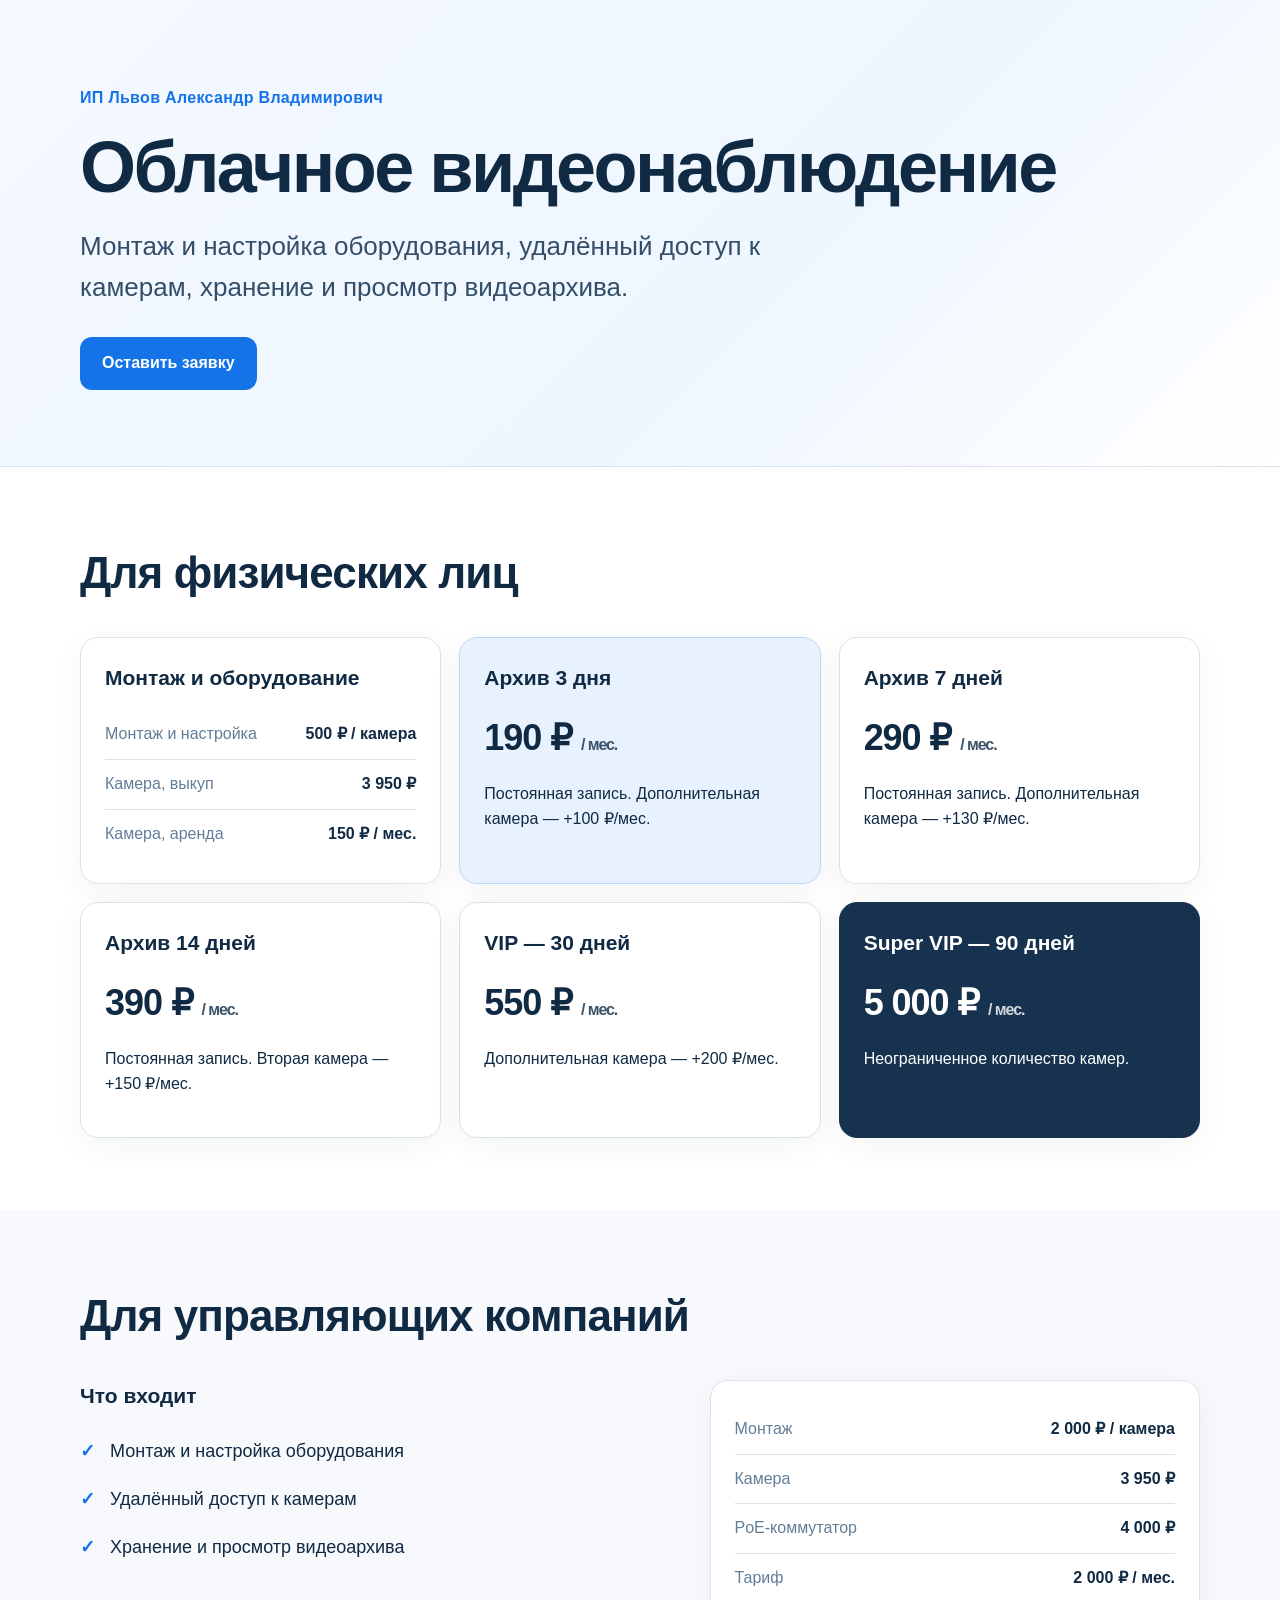
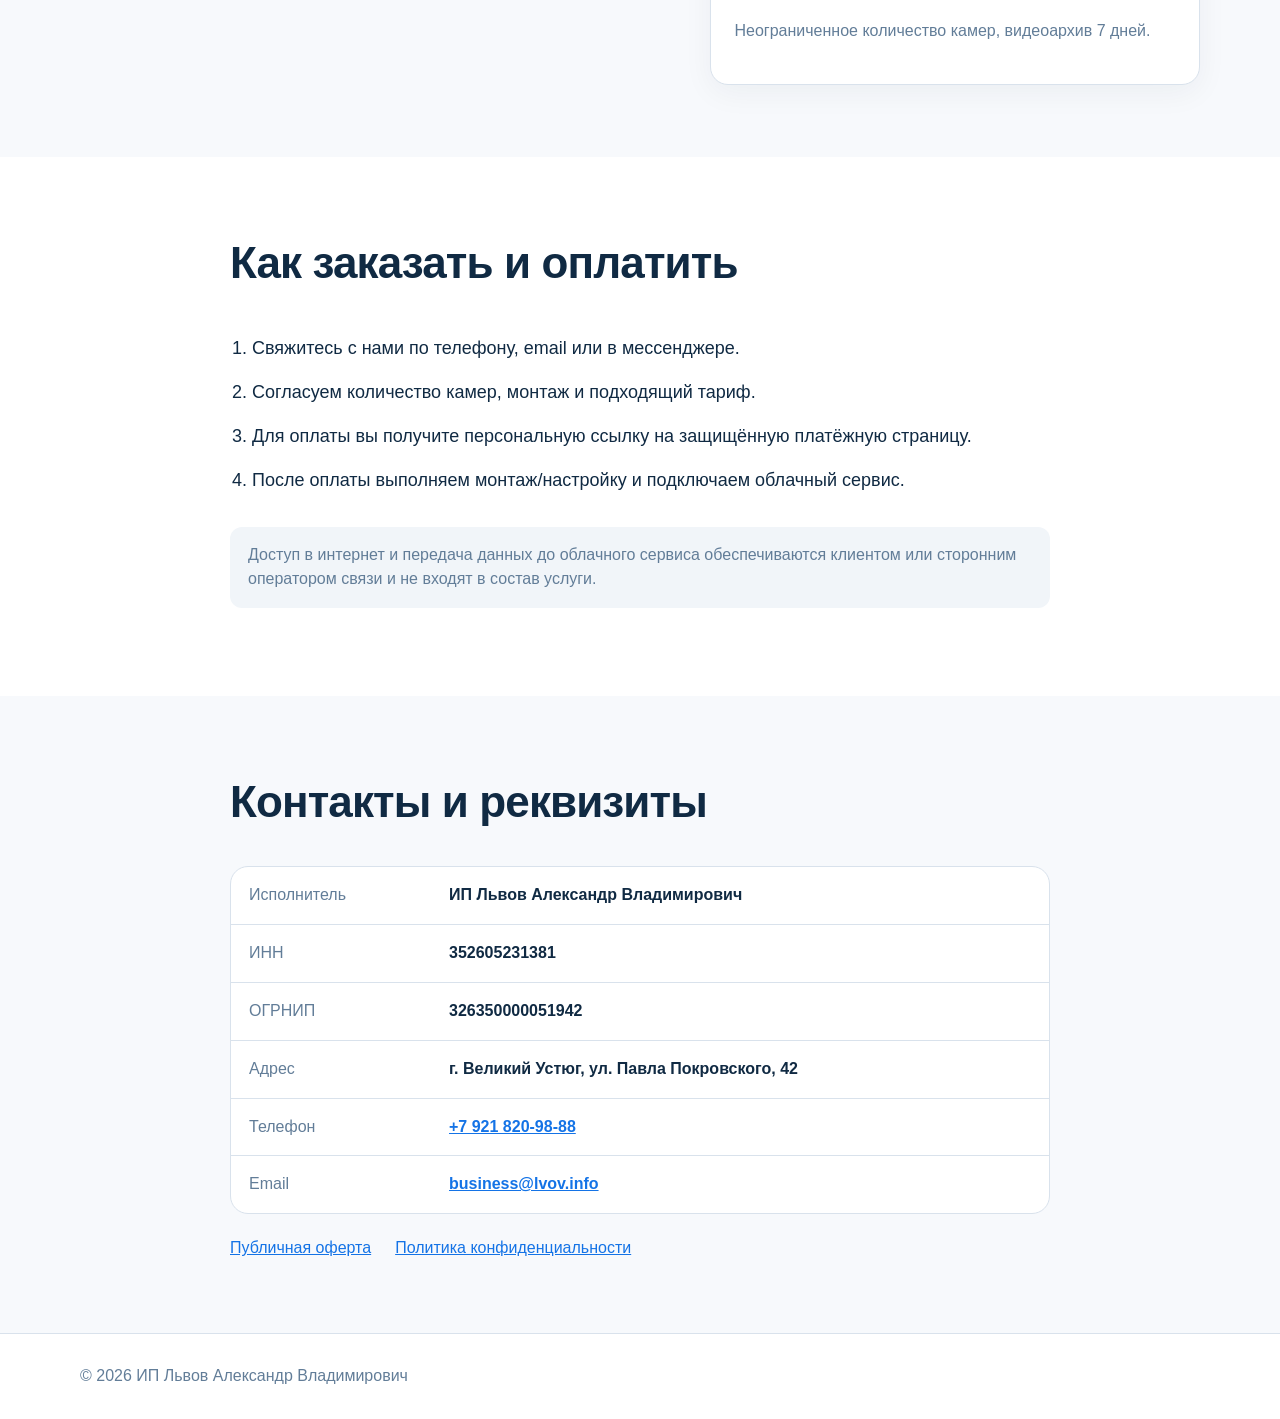
<file: index.html>
<!doctype html>
<html lang="ru">
<head>
  <meta charset="utf-8" />
  <meta name="viewport" content="width=device-width, initial-scale=1" />
  <meta name="description" content="Облачное видеонаблюдение: монтаж и настройка оборудования, удалённый доступ к камерам, хранение и просмотр видеоархива." />
  <title>Облачное видеонаблюдение — ИП Львов Александр Владимирович</title>
  <link rel="stylesheet" href="styles.css" />
</head>
<body>
  <header class="hero">
    <div class="wrap">
      <div class="brand">ИП Львов Александр Владимирович</div>
      <h1>Облачное видеонаблюдение</h1>
      <p class="lead">Монтаж и настройка оборудования, удалённый доступ к камерам, хранение и просмотр видеоархива.</p>
      <a class="btn" href="mailto:business@lvov.info?subject=Облачное%20видеонаблюдение">Оставить заявку</a>
    </div>
  </header>

  <main>
    <section class="section">
      <div class="wrap">
        <h2>Для физических лиц</h2>
        <div class="cards">
          <article class="card">
            <h3>Монтаж и оборудование</h3>
            <dl>
              <div><dt>Монтаж и настройка</dt><dd>500 ₽ / камера</dd></div>
              <div><dt>Камера, выкуп</dt><dd>3 950 ₽</dd></div>
              <div><dt>Камера, аренда</dt><dd>150 ₽ / мес.</dd></div>
            </dl>
          </article>
          <article class="card accent">
            <h3>Архив 3 дня</h3>
            <div class="price">190 ₽ <span>/ мес.</span></div>
            <p>Постоянная запись. Дополнительная камера — +100 ₽/мес.</p>
          </article>
          <article class="card">
            <h3>Архив 7 дней</h3>
            <div class="price">290 ₽ <span>/ мес.</span></div>
            <p>Постоянная запись. Дополнительная камера — +130 ₽/мес.</p>
          </article>
          <article class="card">
            <h3>Архив 14 дней</h3>
            <div class="price">390 ₽ <span>/ мес.</span></div>
            <p>Постоянная запись. Вторая камера — +150 ₽/мес.</p>
          </article>
          <article class="card">
            <h3>VIP — 30 дней</h3>
            <div class="price">550 ₽ <span>/ мес.</span></div>
            <p>Дополнительная камера — +200 ₽/мес.</p>
          </article>
          <article class="card dark">
            <h3>Super VIP — 90 дней</h3>
            <div class="price">5 000 ₽ <span>/ мес.</span></div>
            <p>Неограниченное количество камер.</p>
          </article>
        </div>
      </div>
    </section>

    <section class="section alt">
      <div class="wrap">
        <h2>Для управляющих компаний</h2>
        <div class="business-grid">
          <div>
            <h3>Что входит</h3>
            <ul class="checklist">
              <li>Монтаж и настройка оборудования</li>
              <li>Удалённый доступ к камерам</li>
              <li>Хранение и просмотр видеоархива</li>
            </ul>
          </div>
          <div class="card business-card">
            <dl>
              <div><dt>Монтаж</dt><dd>2 000 ₽ / камера</dd></div>
              <div><dt>Камера</dt><dd>3 950 ₽</dd></div>
              <div><dt>PoE-коммутатор</dt><dd>4 000 ₽</dd></div>
              <div><dt>Тариф</dt><dd>2 000 ₽ / мес.</dd></div>
            </dl>
            <p class="muted">Неограниченное количество камер, видеоархив 7 дней.</p>
          </div>
        </div>
      </div>
    </section>

    <section class="section">
      <div class="wrap narrow">
        <h2>Как заказать и оплатить</h2>
        <ol class="steps">
          <li>Свяжитесь с нами по телефону, email или в мессенджере.</li>
          <li>Согласуем количество камер, монтаж и подходящий тариф.</li>
          <li>Для оплаты вы получите персональную ссылку на защищённую платёжную страницу.</li>
          <li>После оплаты выполняем монтаж/настройку и подключаем облачный сервис.</li>
        </ol>
        <p class="note">Доступ в интернет и передача данных до облачного сервиса обеспечиваются клиентом или сторонним оператором связи и не входят в состав услуги.</p>
      </div>
    </section>

    <section class="section alt">
      <div class="wrap narrow">
        <h2>Контакты и реквизиты</h2>
        <div class="details">
          <div><span>Исполнитель</span><strong>ИП Львов Александр Владимирович</strong></div>
          <div><span>ИНН</span><strong>352605231381</strong></div>
          <div><span>ОГРНИП</span><strong>326350000051942</strong></div>
          <div><span>Адрес</span><strong>г. Великий Устюг, ул. Павла Покровского, 42</strong></div>
          <div><span>Телефон</span><strong><a href="tel:+79218209888">+7 921 820-98-88</a></strong></div>
          <div><span>Email</span><strong><a href="mailto:business@lvov.info">business@lvov.info</a></strong></div>
        </div>
        <div class="legal-links">
          <a href="offer.html">Публичная оферта</a>
          <a href="privacy.html">Политика конфиденциальности</a>
        </div>
      </div>
    </section>
  </main>

  <footer>
    <div class="wrap">© 2026 ИП Львов Александр Владимирович</div>
  </footer>
</body>
</html>
</file>
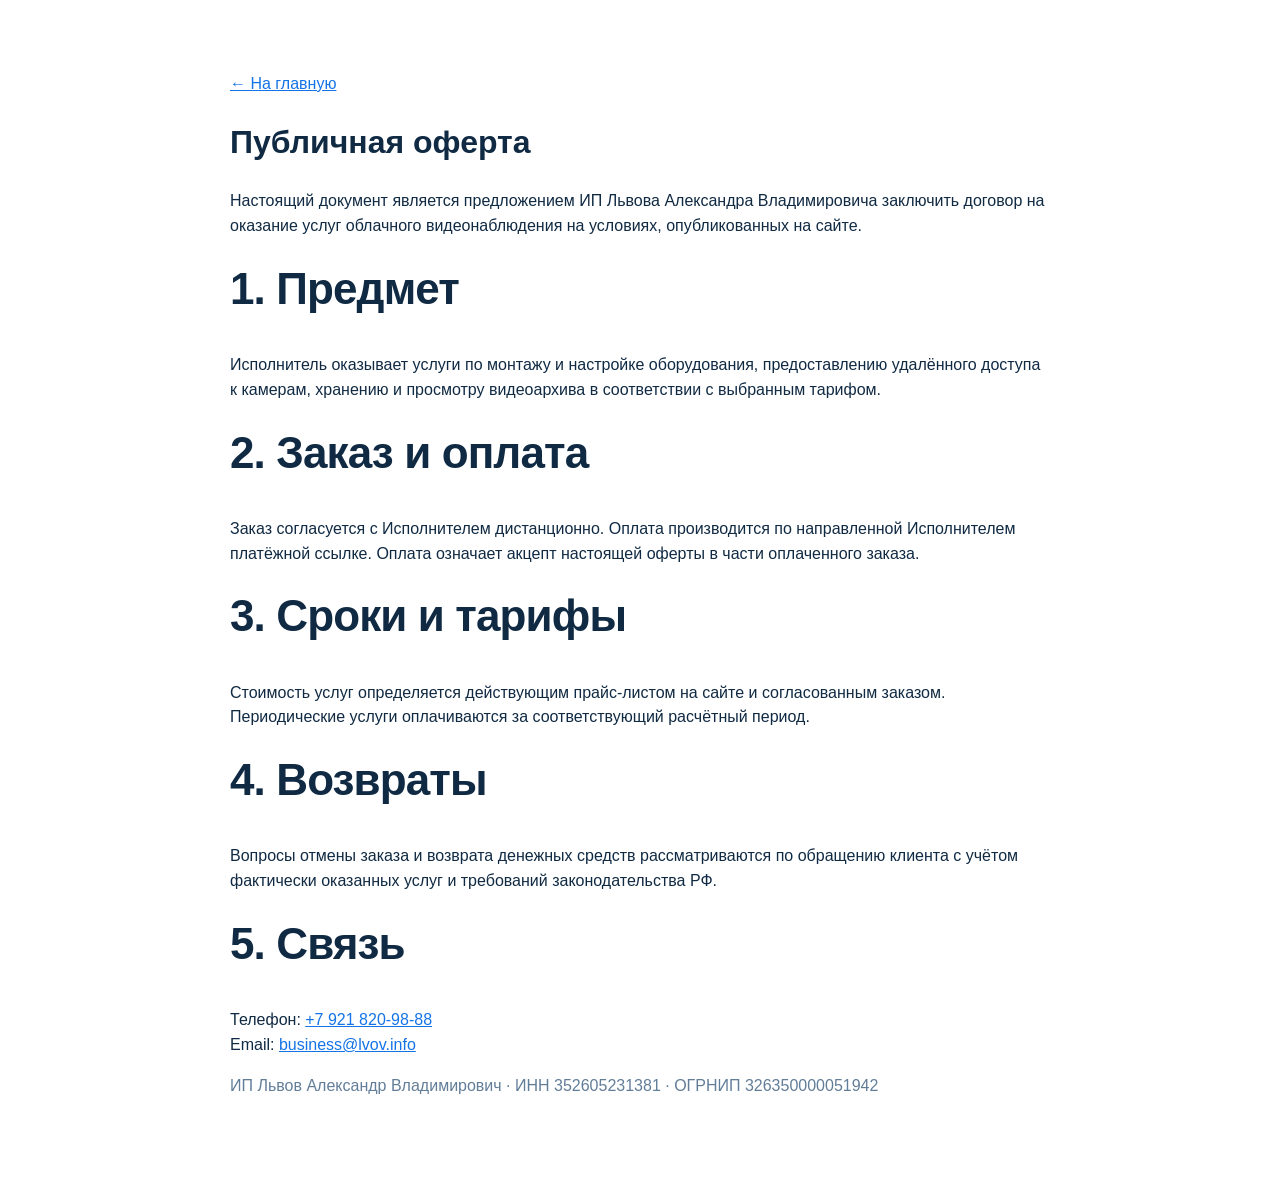
<file: offer.html>
<!doctype html><html lang="ru"><head><meta charset="utf-8"><meta name="viewport" content="width=device-width, initial-scale=1"><title>Публичная оферта</title><link rel="stylesheet" href="styles.css"></head><body><main class="section"><div class="wrap narrow"><a href="index.html">← На главную</a><h1>Публичная оферта</h1><p>Настоящий документ является предложением ИП Львова Александра Владимировича заключить договор на оказание услуг облачного видеонаблюдения на условиях, опубликованных на сайте.</p><h2>1. Предмет</h2><p>Исполнитель оказывает услуги по монтажу и настройке оборудования, предоставлению удалённого доступа к камерам, хранению и просмотру видеоархива в соответствии с выбранным тарифом.</p><h2>2. Заказ и оплата</h2><p>Заказ согласуется с Исполнителем дистанционно. Оплата производится по направленной Исполнителем платёжной ссылке. Оплата означает акцепт настоящей оферты в части оплаченного заказа.</p><h2>3. Сроки и тарифы</h2><p>Стоимость услуг определяется действующим прайс-листом на сайте и согласованным заказом. Периодические услуги оплачиваются за соответствующий расчётный период.</p><h2>4. Возвраты</h2><p>Вопросы отмены заказа и возврата денежных средств рассматриваются по обращению клиента с учётом фактически оказанных услуг и требований законодательства РФ.</p><h2>5. Связь</h2><p>Телефон: <a href="tel:+79218209888">+7 921 820-98-88</a><br>Email: <a href="mailto:business@lvov.info">business@lvov.info</a></p><p class="muted">ИП Львов Александр Владимирович · ИНН 352605231381 · ОГРНИП 326350000051942</p></div></main></body></html>
</file>
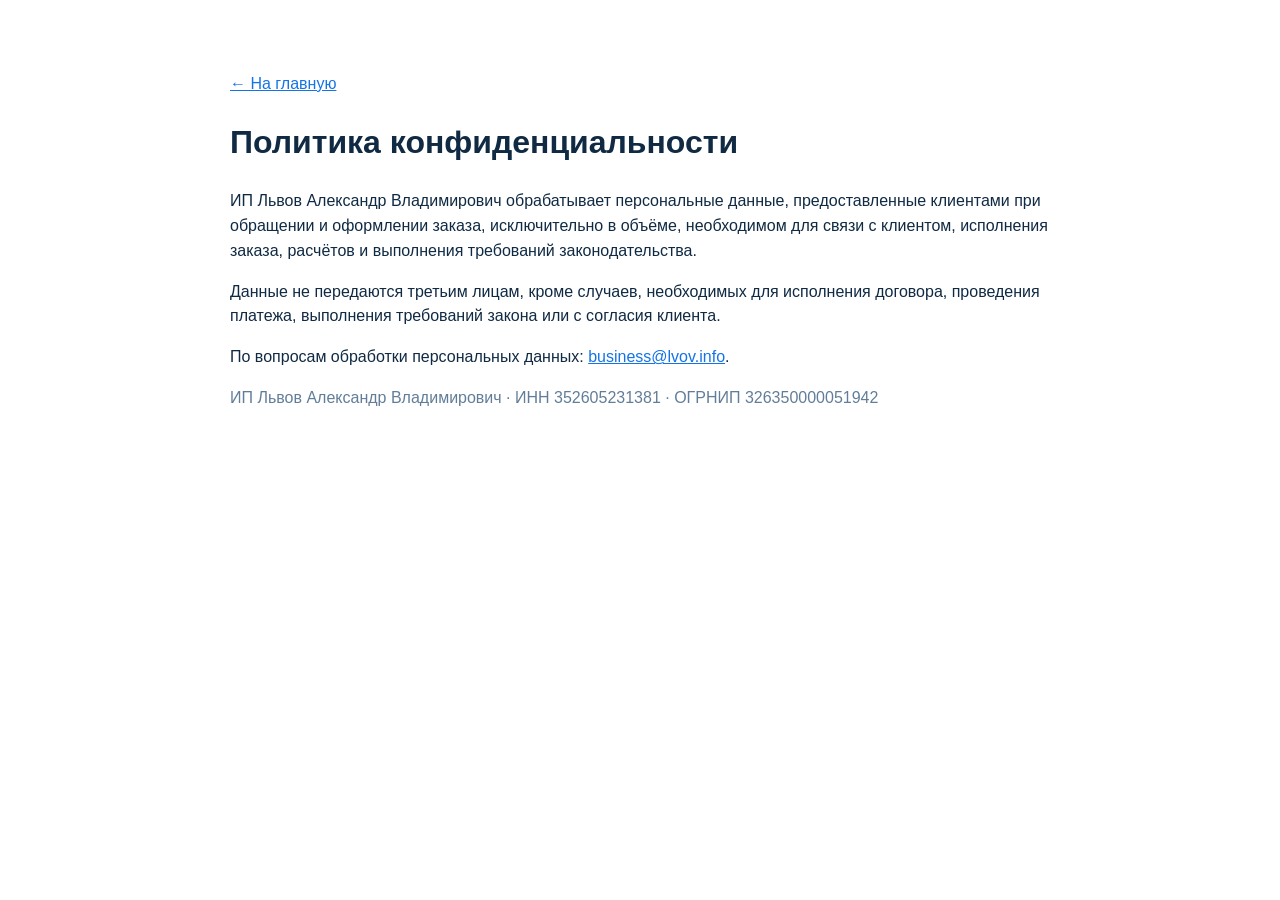
<file: privacy.html>
<!doctype html><html lang="ru"><head><meta charset="utf-8"><meta name="viewport" content="width=device-width, initial-scale=1"><title>Политика конфиденциальности</title><link rel="stylesheet" href="styles.css"></head><body><main class="section"><div class="wrap narrow"><a href="index.html">← На главную</a><h1>Политика конфиденциальности</h1><p>ИП Львов Александр Владимирович обрабатывает персональные данные, предоставленные клиентами при обращении и оформлении заказа, исключительно в объёме, необходимом для связи с клиентом, исполнения заказа, расчётов и выполнения требований законодательства.</p><p>Данные не передаются третьим лицам, кроме случаев, необходимых для исполнения договора, проведения платежа, выполнения требований закона или с согласия клиента.</p><p>По вопросам обработки персональных данных: <a href="mailto:business@lvov.info">business@lvov.info</a>.</p><p class="muted">ИП Львов Александр Владимирович · ИНН 352605231381 · ОГРНИП 326350000051942</p></div></main></body></html>
</file>
<file: styles.css>
:root{--ink:#102a43;--muted:#627d98;--line:#d9e2ec;--bg:#f7f9fc;--card:#fff;--blue:#1473e6;--blue2:#e8f2ff;--dark:#16324f}
*{box-sizing:border-box}html{scroll-behavior:smooth}body{margin:0;font-family:-apple-system,BlinkMacSystemFont,"Segoe UI",Roboto,Arial,sans-serif;color:var(--ink);background:#fff;line-height:1.55}.wrap{width:min(1120px,calc(100% - 40px));margin:auto}.narrow{width:min(820px,calc(100% - 40px))}.hero{padding:86px 0 76px;background:linear-gradient(135deg,#f5f9ff 0%,#eef6ff 60%,#fff 100%);border-bottom:1px solid var(--line)}.brand{font-weight:700;color:var(--blue);letter-spacing:.02em;margin-bottom:20px}.hero h1{font-size:clamp(40px,6vw,72px);line-height:1.02;margin:0 0 22px;letter-spacing:-.035em}.lead{max-width:760px;font-size:clamp(19px,2.3vw,26px);color:#334e68;margin:0 0 30px}.btn{display:inline-block;background:var(--blue);color:#fff;text-decoration:none;font-weight:700;padding:14px 22px;border-radius:12px}.section{padding:72px 0}.section.alt{background:var(--bg)}h2{font-size:clamp(30px,4vw,44px);margin:0 0 30px;letter-spacing:-.02em}h3{font-size:21px;margin:0 0 16px}.cards{display:grid;grid-template-columns:repeat(3,1fr);gap:18px}.card{background:var(--card);border:1px solid var(--line);border-radius:18px;padding:24px;box-shadow:0 8px 30px rgba(16,42,67,.05)}.card.accent{background:var(--blue2);border-color:#b8d7ff}.card.dark{background:var(--dark);color:#fff;border-color:var(--dark)}.price{font-size:36px;font-weight:800;letter-spacing:-.03em;margin:8px 0}.price span{font-size:16px;font-weight:600;opacity:.8}dl{margin:0}dl div{display:flex;justify-content:space-between;gap:20px;padding:12px 0;border-bottom:1px solid var(--line)}dl div:last-child{border-bottom:0}dt{color:var(--muted)}dd{margin:0;font-weight:700;text-align:right}.business-grid{display:grid;grid-template-columns:1.1fr .9fr;gap:30px;align-items:start}.checklist{padding:0;margin:0;list-style:none}.checklist li{position:relative;padding:10px 0 10px 30px;font-size:18px}.checklist li:before{content:"✓";position:absolute;left:0;color:var(--blue);font-weight:800}.muted,.note{color:var(--muted)}.steps{padding-left:22px}.steps li{padding:8px 0;font-size:18px}.note{background:#f1f5f9;border-radius:12px;padding:16px 18px;margin-top:24px}.details{display:grid;gap:0;background:#fff;border:1px solid var(--line);border-radius:18px;overflow:hidden}.details>div{display:grid;grid-template-columns:180px 1fr;gap:20px;padding:16px 18px;border-bottom:1px solid var(--line)}.details>div:last-child{border-bottom:0}.details span{color:var(--muted)}a{color:var(--blue)}.legal-links{display:flex;gap:24px;margin-top:22px;flex-wrap:wrap}footer{padding:30px 0;color:var(--muted);border-top:1px solid var(--line)}
@media(max-width:800px){.cards{grid-template-columns:1fr}.business-grid{grid-template-columns:1fr}.hero{padding:58px 0}.section{padding:52px 0}.details>div{grid-template-columns:1fr;gap:4px}}
</file>
